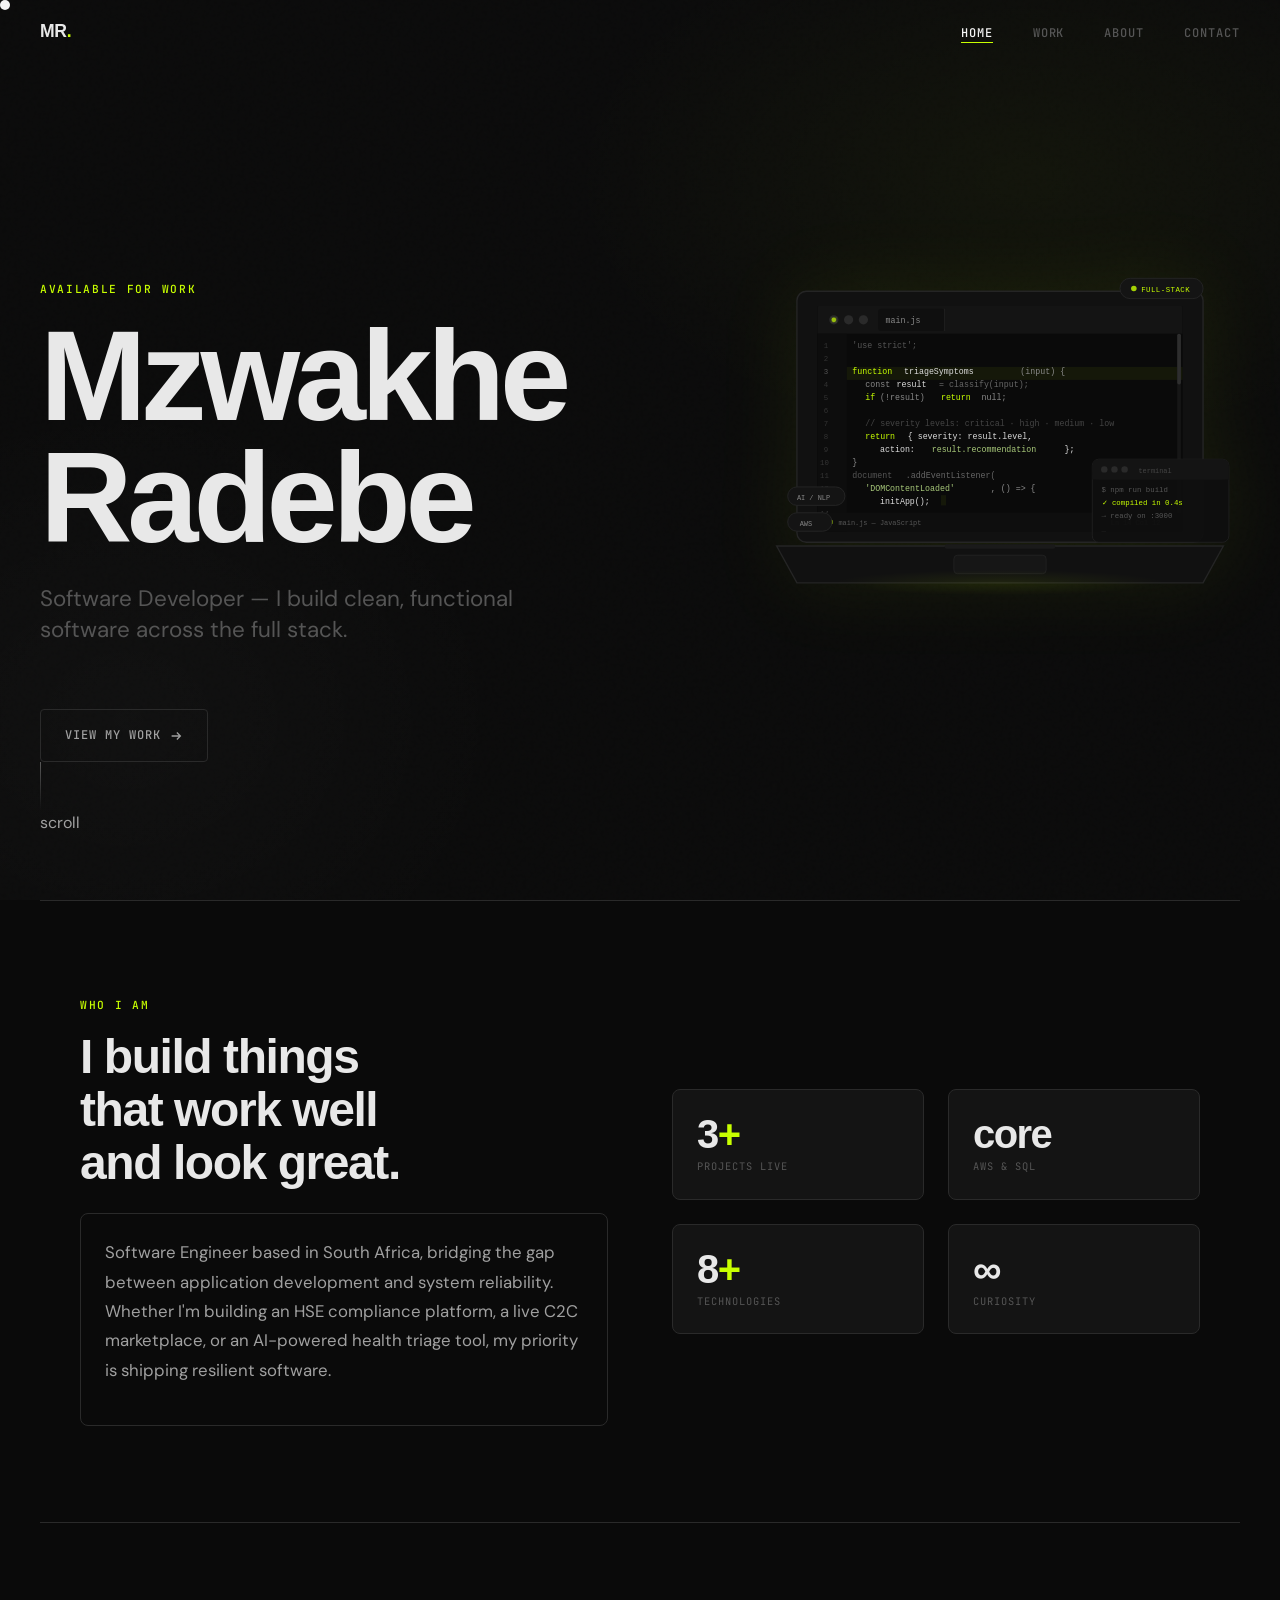
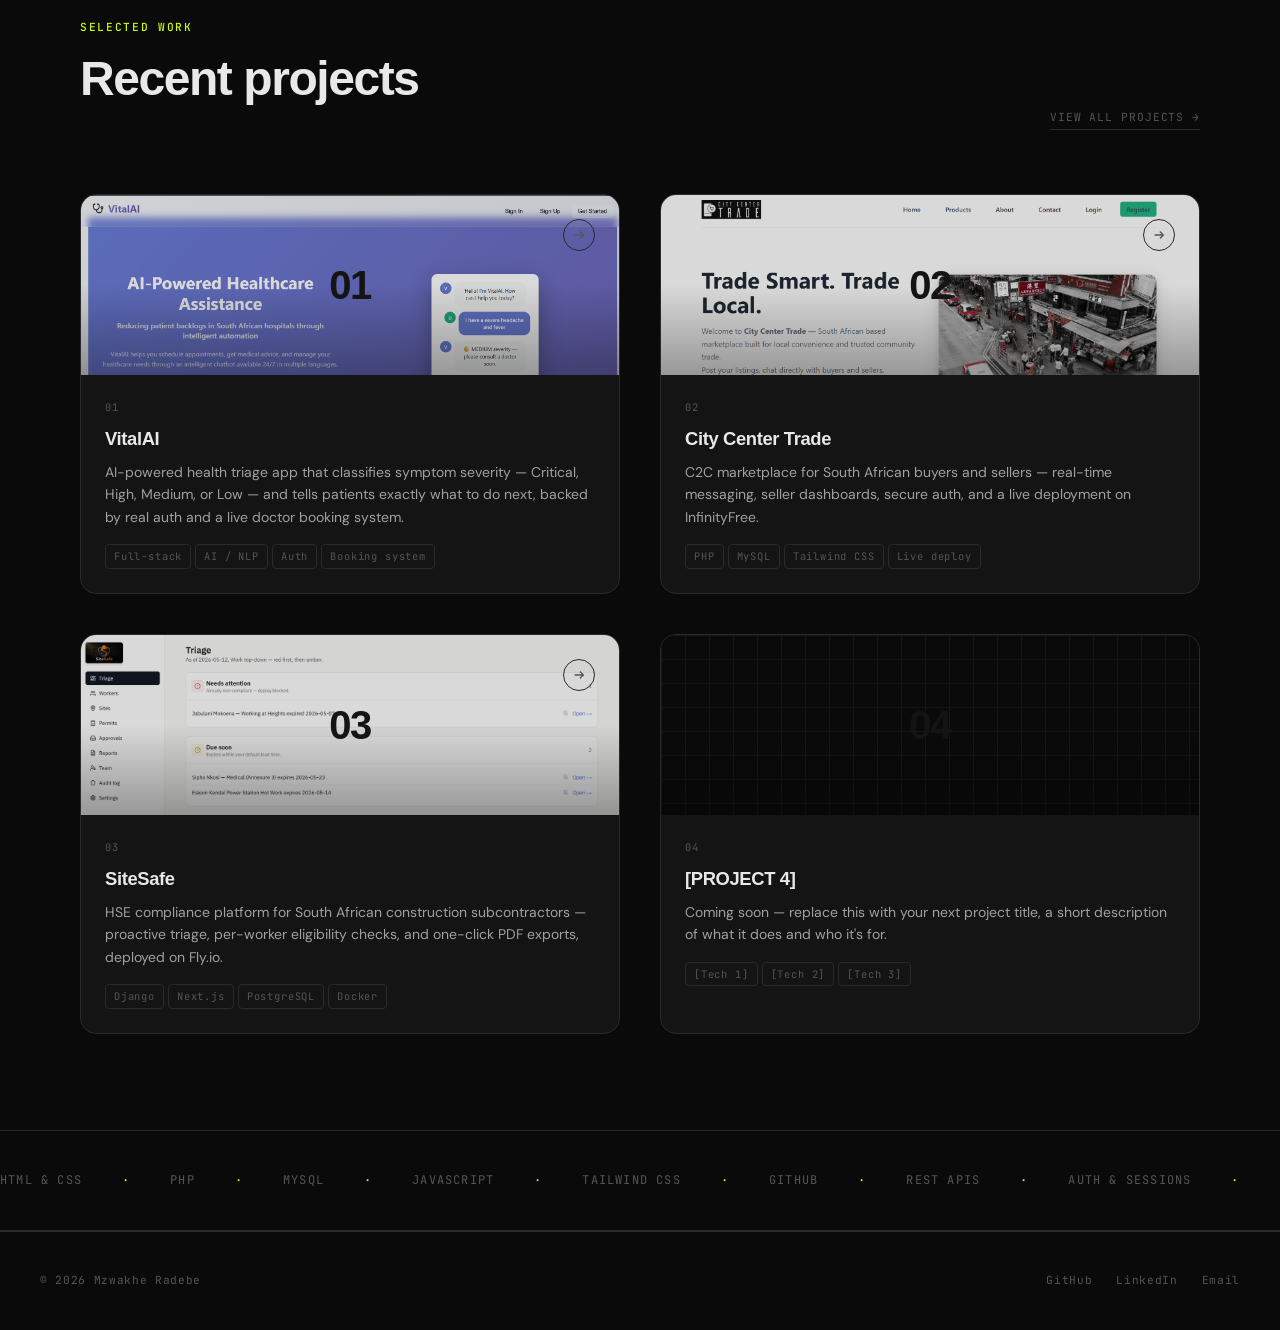
<file: index.html>
<!DOCTYPE html>
<html lang="en">

<head>
  <meta charset="UTF-8" />
  <meta name="viewport" content="width=device-width, initial-scale=1.0" />
  <meta name="description"
    content="Mzwakhe Radebe — Full-Stack Developer. Building compliance platforms, AI-powered tools, and marketplaces that solve real problems." />
  <title>Mzwakhe Radebe — Portfolio</title>

  <link rel="preconnect" href="https://fonts.googleapis.com" />
  <link rel="preconnect" href="https://fonts.gstatic.com" crossorigin />

  <link rel="stylesheet" href="css/reset.css?v=2" />
  <link rel="stylesheet" href="css/variables.css?v=2" />
  <link rel="stylesheet" href="css/main.css?v=2" />
</head>

<body>

  <a class="skip-link" href="#main">Skip to content</a>

  <div class="cursor" aria-hidden="true"></div>
  <div class="cursor-ring" aria-hidden="true"></div>

  <header>
    <nav class="nav" aria-label="Main navigation">
      <a class="nav__logo" href="index.html">MR<span>.</span></a>

      <ul class="nav__links" role="list">
        <li><a class="nav__link" href="index.html">Home</a></li>
        <li><a class="nav__link" href="projects.html">Work</a></li>
        <li><a class="nav__link" href="about.html">About</a></li>
        <li><a class="nav__link" href="contact.html">Contact</a></li>
      </ul>

      <button class="nav__burger" aria-label="Open navigation menu" aria-expanded="false" aria-controls="nav-drawer">
        <span></span>
        <span></span>
        <span></span>
      </button>
    </nav>

    <div class="nav__drawer" id="nav-drawer" role="dialog" aria-label="Navigation menu">
      <ul role="list">
        <li><a class="nav__link" href="index.html">Home</a></li>
        <li><a class="nav__link" href="projects.html">Work</a></li>
        <li><a class="nav__link" href="about.html">About</a></li>
        <li><a class="nav__link" href="contact.html">Contact</a></li>
      </ul>
    </div>
  </header>

  <main id="main">

    <!-- ── Hero ───────────────────────────────────────────── -->
    <section class="hero" aria-label="Introduction">
      <div class="hero__gradient" aria-hidden="true"></div>

      <div class="hero__content">
        <p class="hero__label" data-load-reveal>Available for work</p>

        <h1 class="hero__name" data-load-reveal>
          Mzwakhe<br>Radebe
        </h1>

        <p class="hero__role" data-load-reveal>
          Software Developer — I build clean, functional software across the full stack.
        </p>

        <a class="hero__cta" href="projects.html" data-load-reveal>
          View my work
          <svg aria-hidden="true" viewBox="0 0 16 16" fill="none" stroke="currentColor" stroke-width="1.5">
            <path d="M3 8h10M9 4l4 4-4 4" />
          </svg>
        </a>
      </div>

      <!-- ── Hero illustration ─────────────────────────────── -->
      <div class="hero__illustration" aria-hidden="true">
        <svg viewBox="0 0 520 400" fill="none" xmlns="http://www.w3.org/2000/svg">
          <defs>
            <radialGradient id="glowGreen" cx="50%" cy="50%" r="50%">
              <stop offset="0%" stop-color="#c8ff00" stop-opacity="0.12" />
              <stop offset="100%" stop-color="#c8ff00" stop-opacity="0" />
            </radialGradient>
            <radialGradient id="glowBottom" cx="50%" cy="50%" r="50%">
              <stop offset="0%" stop-color="#c8ff00" stop-opacity="0.08" />
              <stop offset="100%" stop-color="#c8ff00" stop-opacity="0" />
            </radialGradient>
            <filter id="softGlow">
              <feGaussianBlur stdDeviation="4" result="blur" />
              <feMerge>
                <feMergeNode in="blur" />
                <feMergeNode in="SourceGraphic" />
              </feMerge>
            </filter>
            <clipPath id="screenClip">
              <rect x="62" y="44" width="396" height="244" rx="2" />
            </clipPath>
          </defs>

          <!-- Ambient glow behind screen -->
          <ellipse cx="260" cy="175" rx="220" ry="140" fill="url(#glowGreen)" />

          <!-- ── Laptop lid ─────────────────────────── -->
          <rect x="40" y="28" width="440" height="272" rx="10" fill="#111" stroke="#252525" stroke-width="1.5" />
          <!-- Screen surface -->
          <rect x="62" y="44" width="396" height="244" rx="2" fill="#0a0a0a" />

          <!-- ── Editor chrome ──────────────────────── -->
          <!-- Title bar -->
          <rect x="62" y="44" width="396" height="30" fill="#141414" clip-path="url(#screenClip)" />
          <!-- Traffic dots -->
          <circle cx="80" cy="59" r="5" fill="#2a2a2a" />
          <circle cx="96" cy="59" r="5" fill="#2a2a2a" />
          <circle cx="112" cy="59" r="5" fill="#2a2a2a" />
          <!-- Active dot -->
          <circle cx="80" cy="59" r="2.5" fill="#c8ff00" opacity="0.7" filter="url(#softGlow)" />
          <!-- File tab -->
          <rect x="128" y="47" width="72" height="24" rx="3" fill="#0f0f0f" />
          <text x="136" y="62" font-family="monospace" font-size="9" fill="#888">main.js</text>
          <!-- Vertical separator -->
          <line x1="200" y1="47" x2="200" y2="71" stroke="#222" stroke-width="1" />

          <!-- ── Sidebar + gutter ────────────────────── -->
          <rect x="62" y="74" width="32" height="214" fill="#0d0d0d" clip-path="url(#screenClip)" />
          <!-- Line numbers -->
          <text x="69" y="90" font-family="monospace" font-size="8" fill="#333"> 1</text>
          <text x="69" y="104" font-family="monospace" font-size="8" fill="#333"> 2</text>
          <text x="69" y="118" font-family="monospace" font-size="8" fill="#555"> 3</text>
          <text x="69" y="132" font-family="monospace" font-size="8" fill="#333"> 4</text>
          <text x="69" y="146" font-family="monospace" font-size="8" fill="#333"> 5</text>
          <text x="69" y="160" font-family="monospace" font-size="8" fill="#333"> 6</text>
          <text x="69" y="174" font-family="monospace" font-size="8" fill="#333"> 7</text>
          <text x="69" y="188" font-family="monospace" font-size="8" fill="#333"> 8</text>
          <text x="69" y="202" font-family="monospace" font-size="8" fill="#333"> 9</text>
          <text x="65" y="216" font-family="monospace" font-size="8" fill="#333">10</text>
          <text x="65" y="230" font-family="monospace" font-size="8" fill="#333">11</text>
          <text x="65" y="244" font-family="monospace" font-size="8" fill="#333">12</text>
          <text x="65" y="258" font-family="monospace" font-size="8" fill="#333">13</text>
          <text x="65" y="272" font-family="monospace" font-size="8" fill="#333">14</text>

          <!-- Active line highlight -->
          <rect x="94" y="110" width="364" height="14" fill="#c8ff00" opacity="0.06" clip-path="url(#screenClip)" />

          <!-- ── Code lines ──────────────────────────── -->
          <!-- Line 1 -->
          <text x="100" y="90" font-family="monospace" font-size="9" fill="#555">'use strict';</text>
          <!-- Line 2: blank -->
          <!-- Line 3 — active / highlighted -->
          <text x="100" y="118" font-family="monospace" font-size="9" fill="#c8ff00">function</text>
          <text x="156" y="118" font-family="monospace" font-size="9" fill="#ddd"> triageSymptoms</text>
          <text x="282" y="118" font-family="monospace" font-size="9" fill="#888">(input) {</text>
          <!-- Line 4 -->
          <text x="114" y="132" font-family="monospace" font-size="9" fill="#888">const</text>
          <text x="148" y="132" font-family="monospace" font-size="9" fill="#ddd"> result</text>
          <text x="194" y="132" font-family="monospace" font-size="9" fill="#666"> = classify(input);</text>
          <!-- Line 5 -->
          <text x="114" y="146" font-family="monospace" font-size="9" fill="#c8ff00">if</text>
          <text x="130" y="146" font-family="monospace" font-size="9" fill="#888"> (!result)</text>
          <text x="196" y="146" font-family="monospace" font-size="9" fill="#c8ff00"> return</text>
          <text x="240" y="146" font-family="monospace" font-size="9" fill="#888"> null;</text>
          <!-- Line 6: blank -->
          <!-- Line 7 -->
          <text x="114" y="174" font-family="monospace" font-size="9" fill="#444">// severity levels: critical · high ·
            medium · low</text>
          <!-- Line 8 -->
          <text x="114" y="188" font-family="monospace" font-size="9" fill="#c8ff00">return</text>
          <text x="160" y="188" font-family="monospace" font-size="9" fill="#ddd"> { severity: result.level,</text>
          <!-- Line 9 -->
          <text x="130" y="202" font-family="monospace" font-size="9" fill="#ddd"> action:</text>
          <text x="186" y="202" font-family="monospace" font-size="9" fill="#a8c97a"> result.recommendation </text>
          <text x="330" y="202" font-family="monospace" font-size="9" fill="#ddd">};</text>
          <!-- Line 10 -->
          <text x="100" y="216" font-family="monospace" font-size="9" fill="#888">}</text>
          <!-- Line 11: blank -->
          <!-- Line 12 -->
          <text x="100" y="230" font-family="monospace" font-size="9" fill="#555">document</text>
          <text x="158" y="230" font-family="monospace" font-size="9" fill="#666">.addEventListener(</text>
          <!-- Line 13 -->
          <text x="114" y="244" font-family="monospace" font-size="9" fill="#a8c97a">'DOMContentLoaded'</text>
          <text x="250" y="244" font-family="monospace" font-size="9" fill="#888">, () =&gt; {</text>
          <!-- Line 14 -->
          <text x="130" y="258" font-family="monospace" font-size="9" fill="#ddd">initApp();</text>
          <!-- Blinking cursor -->
          <rect x="196" y="249" width="5.5" height="11" fill="#c8ff00">
            <animate attributeName="opacity" values="1;0;1" dur="1.1s" repeatCount="indefinite" />
          </rect>

          <!-- ── Scrollbar ───────────────────────────── -->
          <rect x="452" y="74" width="4" height="214" rx="2" fill="#161616" clip-path="url(#screenClip)" />
          <rect x="452" y="74" width="4" height="55" rx="2" fill="#2e2e2e" clip-path="url(#screenClip)" />

          <!-- ── Status bar ──────────────────────────── -->
          <rect x="62" y="268" width="396" height="20" fill="#0e0e0e" clip-path="url(#screenClip)" />
          <circle cx="76" cy="278" r="3" fill="#c8ff00" opacity="0.7" />
          <text x="85" y="281" font-family="monospace" font-size="7.5" fill="#555">main.js — JavaScript</text>
          <text x="380" y="281" font-family="monospace" font-size="7.5" fill="#444">Ln 14 Col 12</text>

          <!-- ── Laptop base ─────────────────────────── -->
          <path d="M18 304 L502 304 L480 344 L40 344 Z" fill="#111" stroke="#252525" stroke-width="1.5" />
          <!-- Hinge notch -->
          <rect x="200" y="302" width="120" height="5" rx="2.5" fill="#1a1a1a" />
          <!-- Trackpad -->
          <rect x="210" y="314" width="100" height="20" rx="4" fill="#161616" stroke="#222" stroke-width="1" />
          <!-- Bottom glow -->
          <ellipse cx="260" cy="344" rx="180" ry="14" fill="url(#glowBottom)" />

          <!-- ── Floating badge: Full-Stack ─────────── -->
          <rect x="390" y="14" width="90" height="22" rx="11" fill="#141414" stroke="#252525" stroke-width="1" />
          <circle cx="405" cy="25" r="3" fill="#c8ff00" opacity="0.8" />
          <text x="413" y="29" font-family="monospace" font-size="8" fill="#c8ff00"
            letter-spacing="0.5">FULL-STACK</text>

          <!-- ── Floating terminal snippet ──────────── -->
          <rect x="360" y="210" width="148" height="90" rx="7" fill="#0f0f0f" stroke="#222" stroke-width="1"
            opacity="0.95" />
          <!-- Terminal title bar -->
          <rect x="360" y="210" width="148" height="22" rx="7" fill="#141414" />
          <rect x="360" y="224" width="148" height="8" fill="#141414" />
          <circle cx="373" cy="221" r="3.5" fill="#2a2a2a" />
          <circle cx="384" cy="221" r="3.5" fill="#2a2a2a" />
          <circle cx="395" cy="221" r="3.5" fill="#2a2a2a" />
          <text x="410" y="225" font-family="monospace" font-size="7.5" fill="#444">terminal</text>
          <!-- Terminal lines -->
          <text x="370" y="246" font-family="monospace" font-size="8" fill="#555">$ npm run build</text>
          <text x="370" y="260" font-family="monospace" font-size="8" fill="#c8ff00">✓ compiled in 0.4s</text>
          <text x="370" y="274" font-family="monospace" font-size="8" fill="#555">→ ready on :3000</text>
          <text x="370" y="288" font-family="monospace" font-size="8" fill="#555">
            _
            <animate attributeName="opacity" values="1;0;1" dur="1s" repeatCount="indefinite" />
          </text>

          <!-- ── Floating tag: AI / NLP ─────────────── -->
          <rect x="30" y="240" width="62" height="20" rx="10" fill="#141414" stroke="#252525" stroke-width="1" />
          <text x="40" y="254" font-family="monospace" font-size="7.5" fill="#888">AI / NLP</text>

          <!-- ── Floating tag: AWS ───────────────────── -->
          <rect x="30" y="268" width="48" height="20" rx="10" fill="#141414" stroke="#252525" stroke-width="1" />
          <text x="43" y="282" font-family="monospace" font-size="7.5" fill="#888">AWS</text>
        </svg>
      </div>

      <div class="hero__scroll" aria-hidden="true">
        <div class="hero__scroll-line"></div>
        <span>scroll</span>
      </div>
    </section>

    <!-- ── Intro ──────────────────────────────────────────── -->
    <section class="section intro" aria-labelledby="intro-heading">
      <div class="intro__grid">
        <div class="intro__text">
          <p class="section__label reveal">Who I am</p>
          <h2 class="section__title reveal" id="intro-heading">
            I build things<br>that work well<br>and look great.
          </h2>
          <div class="section__body reveal draw-border">
            <p>
              Software Engineer based in South Africa,
              bridging the gap between application development and system reliability.
              Whether I'm building an HSE compliance platform, a live C2C marketplace,
              or an AI-powered health triage tool, my priority is shipping resilient software.
            </p>
            <p>

            </p>
          </div>
        </div>

        <div class="intro__stat-grid" data-stagger>
          <div class="stat reveal" data-stagger-child>
            <div class="stat__number">3<span>+</span></div>
            <div class="stat__label">Projects live</div>
          </div>
          <div class="stat reveal" data-stagger-child>
            <div class="stat__number">core</div>
            <div class="stat__label">AWS & SQL</div>
          </div>
          <div class="stat reveal" data-stagger-child>
            <div class="stat__number">8<span>+</span></div>
            <div class="stat__label">Technologies</div>
          </div>
          <div class="stat reveal" data-stagger-child>
            <div class="stat__number">∞</div>
            <div class="stat__label">Curiosity</div>
          </div>
        </div>
      </div>
    </section>

    <!-- ── Featured Projects ──────────────────────────────── -->
    <section class="section" aria-labelledby="projects-heading">
      <div class="projects__header">
        <div>
          <p class="section__label reveal">Selected work</p>
          <h2 class="section__title reveal" id="projects-heading">Recent projects</h2>
        </div>
        <a class="projects__link reveal" href="projects.html">View all projects →</a>
      </div>

      <div class="projects__grid" data-stagger>

        <!-- VitalAI -->
        <article class="card reveal" data-stagger-child>
          <a href="projects.html#vitalai" aria-label="View VitalAI project details">
            <div class="card__thumb">
              <div class="card__thumb-inner">
                <img src="assets/images/VitalAI_PIC.png" alt="VitalAI — AI-powered healthcare triage interface" />
                <span class="card__thumb-label" aria-hidden="true">01</span>
              </div>
            </div>
          </a>
          <div class="card__body">
            <p class="card__number">01</p>
            <h3 class="card__title">VitalAI</h3>
            <p class="card__desc">
              AI-powered health triage app that classifies symptom severity — Critical, High, Medium, or Low —
              and tells patients exactly what to do next, backed by real auth and a live doctor booking system.
            </p>
            <ul class="card__tags" aria-label="Technologies used">
              <li class="tag">Full-stack</li>
              <li class="tag">AI / NLP</li>
              <li class="tag">Auth</li>
              <li class="tag">Booking system</li>
            </ul>
          </div>
          <a href="projects.html#vitalai" class="card__arrow" aria-label="View VitalAI" tabindex="-1"
            aria-hidden="true">
            <svg viewBox="0 0 16 16" fill="none" stroke="currentColor" stroke-width="1.5" width="14" height="14">
              <path d="M3 8h10M9 4l4 4-4 4" />
            </svg>
          </a>
        </article>

        <!-- City Center Trade -->
        <article class="card reveal" data-stagger-child>
          <a href="projects.html#cct" aria-label="View City Center Trade project details">
            <div class="card__thumb">
              <div class="card__thumb-inner">
                <img src="assets/images/CityCenterTrade.png" alt="City Center Trade — South African C2C marketplace" />
                <span class="card__thumb-label" aria-hidden="true">02</span>
              </div>
            </div>
          </a>
          <div class="card__body">
            <p class="card__number">02</p>
            <h3 class="card__title">City Center Trade</h3>
            <p class="card__desc">
              C2C marketplace for South African buyers and sellers — real-time messaging,
              seller dashboards, secure auth, and a live deployment on InfinityFree.
            </p>
            <ul class="card__tags" aria-label="Technologies used">
              <li class="tag">PHP</li>
              <li class="tag">MySQL</li>
              <li class="tag">Tailwind CSS</li>
              <li class="tag">Live deploy</li>
            </ul>
          </div>
          <a href="projects.html#cct" class="card__arrow" aria-label="View City Center Trade" tabindex="-1"
            aria-hidden="true">
            <svg viewBox="0 0 16 16" fill="none" stroke="currentColor" stroke-width="1.5" width="14" height="14">
              <path d="M3 8h10M9 4l4 4-4 4" />
            </svg>
          </a>
        </article>

        <!-- SiteSafe -->
        <article class="card reveal" data-stagger-child>
          <a href="projects.html#sitesafe" aria-label="View SiteSafe project details">
            <div class="card__thumb">
              <div class="card__thumb-inner">
                <img src="assets/images/sitesafe.png" alt="SiteSafe — HSE compliance triage dashboard" />
                <span class="card__thumb-label" aria-hidden="true">03</span>
              </div>
            </div>
          </a>
          <div class="card__body">
            <p class="card__number">03</p>
            <h3 class="card__title">SiteSafe</h3>
            <p class="card__desc">
              HSE compliance platform for South African construction subcontractors —
              proactive triage, per-worker eligibility checks, and one-click PDF exports,
              deployed on Fly.io.
            </p>
            <ul class="card__tags" aria-label="Technologies used">
              <li class="tag">Django</li>
              <li class="tag">Next.js</li>
              <li class="tag">PostgreSQL</li>
              <li class="tag">Docker</li>
            </ul>
          </div>
          <a href="projects.html#sitesafe" class="card__arrow" aria-label="View SiteSafe" tabindex="-1"
            aria-hidden="true">
            <svg viewBox="0 0 16 16" fill="none" stroke="currentColor" stroke-width="1.5" width="14" height="14">
              <path d="M3 8h10M9 4l4 4-4 4" />
            </svg>
          </a>
        </article>

        <!-- Placeholder 04 -->
        <article class="card reveal" data-stagger-child>
          <div class="card__thumb">
            <div class="card__thumb-inner">
              <span class="card__thumb-label" aria-hidden="true">04</span>
            </div>
          </div>
          <div class="card__body">
            <p class="card__number">04</p>
            <h3 class="card__title">[PROJECT 4]</h3>
            <p class="card__desc">
              Coming soon — replace this with your next project title,
              a short description of what it does and who it's for.
            </p>
            <ul class="card__tags" aria-label="Technologies used">
              <li class="tag">[Tech 1]</li>
              <li class="tag">[Tech 2]</li>
              <li class="tag">[Tech 3]</li>
            </ul>
          </div>
        </article>

      </div>
    </section>

    <!-- ── Skills marquee ─────────────────────────────────── -->
    <div class="marquee-section" aria-hidden="true">
      <div class="marquee-track">
        <span class="marquee-item">HTML & CSS</span>
        <span class="marquee-item">PHP</span>
        <span class="marquee-item">MySQL</span>
        <span class="marquee-item">JavaScript</span>
        <span class="marquee-item">Tailwind CSS</span>
        <span class="marquee-item">GitHub</span>
        <span class="marquee-item">REST APIs</span>
        <span class="marquee-item">Auth & Sessions</span>
        <span class="marquee-item">AI / NLP</span>
        <span class="marquee-item">AWS</span>
        <span class="marquee-item">Cloud Engineering</span>
        <span class="marquee-item">Full-stack</span>
        <span class="marquee-item">Django</span>
        <span class="marquee-item">Next.js</span>
        <span class="marquee-item">PostgreSQL</span>
        <span class="marquee-item">Docker</span>
        <span class="marquee-item">HTML & CSS</span>
        <span class="marquee-item">PHP</span>
        <span class="marquee-item">MySQL</span>
        <span class="marquee-item">JavaScript</span>
        <span class="marquee-item">Tailwind CSS</span>
        <span class="marquee-item">GitHub</span>
        <span class="marquee-item">REST APIs</span>
        <span class="marquee-item">Auth & Sessions</span>
        <span class="marquee-item">AI / NLP</span>
        <span class="marquee-item">AWS</span>
        <span class="marquee-item">Cloud Engineering</span>
        <span class="marquee-item">Full-stack</span>
        <span class="marquee-item">Django</span>
        <span class="marquee-item">Next.js</span>
        <span class="marquee-item">PostgreSQL</span>
        <span class="marquee-item">Docker</span>
      </div>
    </div>

  </main>

  <footer class="footer">
    <p class="footer__copy">© <span id="year"></span> Mzwakhe Radebe</p>
    <nav class="footer__links" aria-label="Social links">
      <a class="footer__link" href="https://github.com/MzwakheRadebe" target="_blank"
        rel="noopener noreferrer">GitHub</a>
      <a class="footer__link" href="https://www.linkedin.com/in/mzwakhe-radebe-7254ba35a?trk=contact-info" target="_blank" rel="noopener noreferrer">LinkedIn</a>
      <a class="footer__link" href="contact.html">Email</a>
    </nav>
  </footer>

  <script>document.getElementById('year').textContent = new Date().getFullYear();</script>
  <script src="js/animations.js?v=2"></script>
  <script src="js/cursor.js?v=2"></script>
  <script src="js/main.js?v=2"></script>
</body>

</html>
</file>
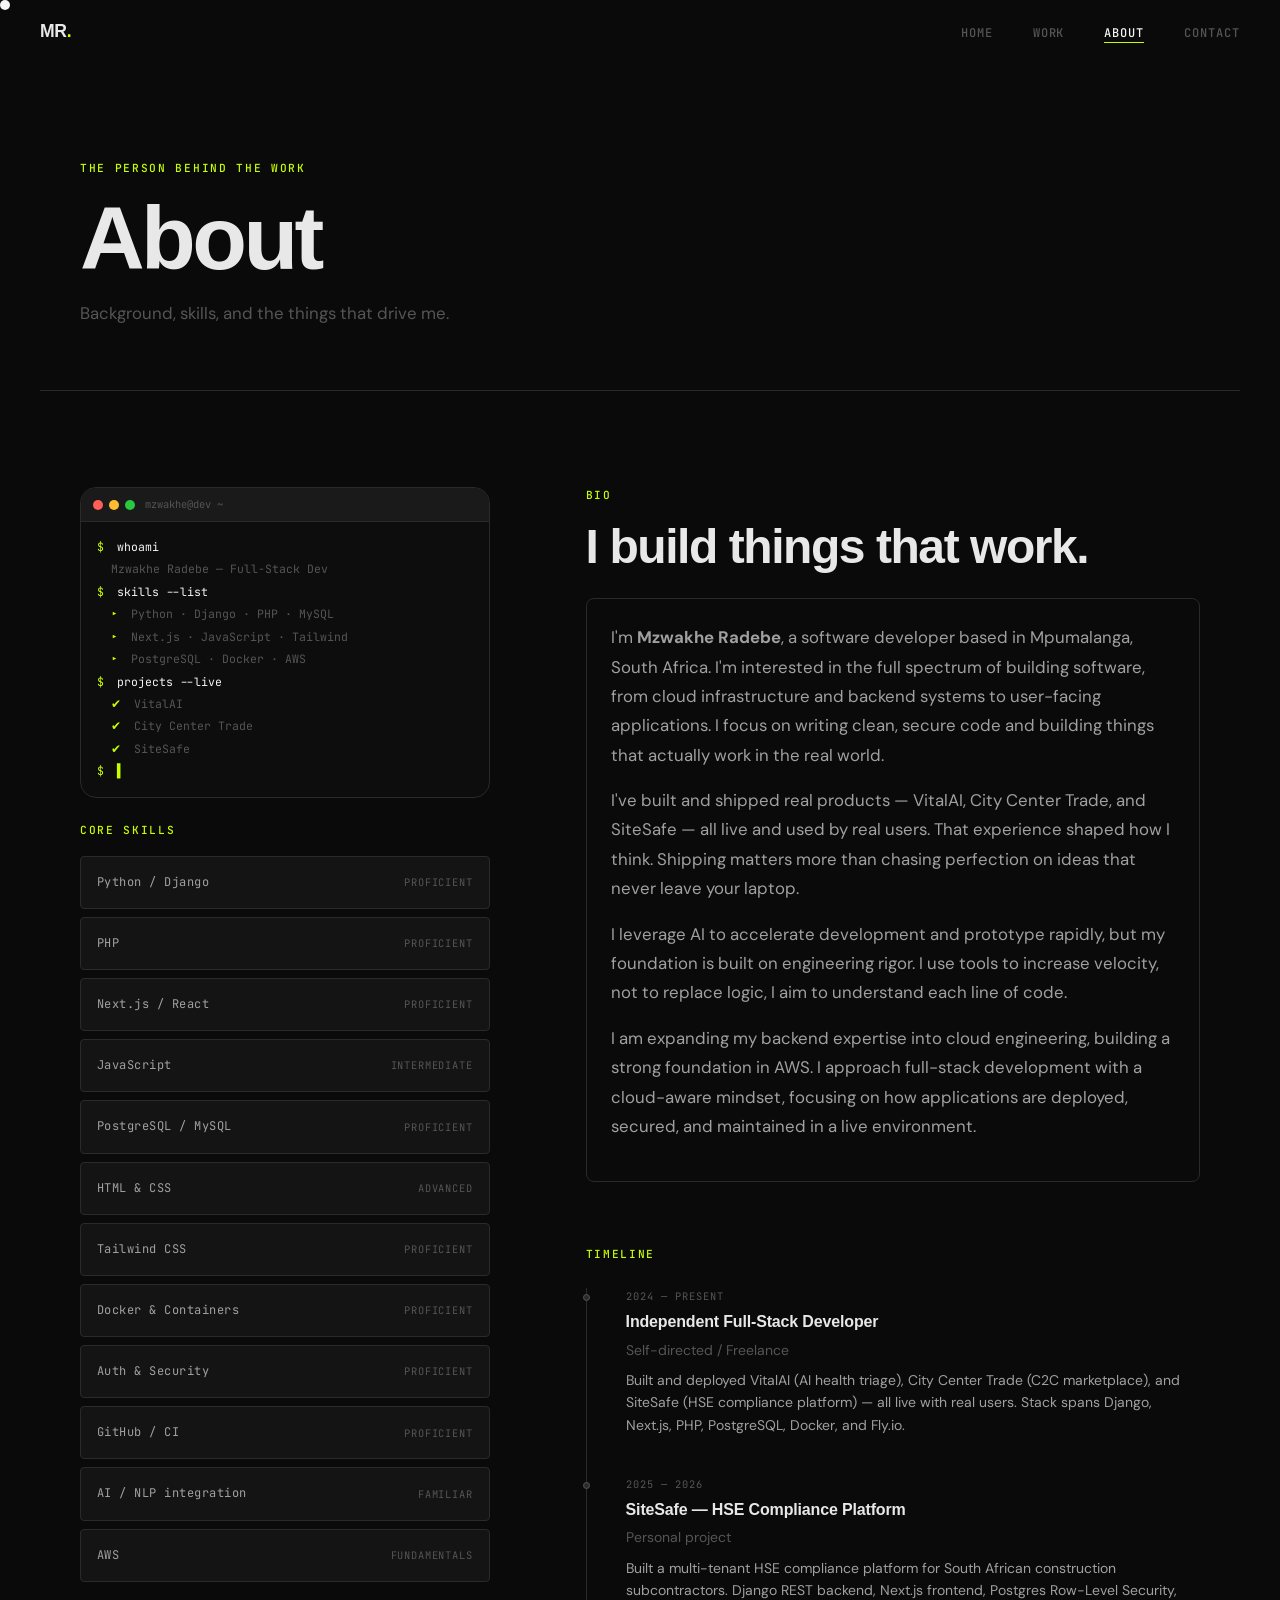
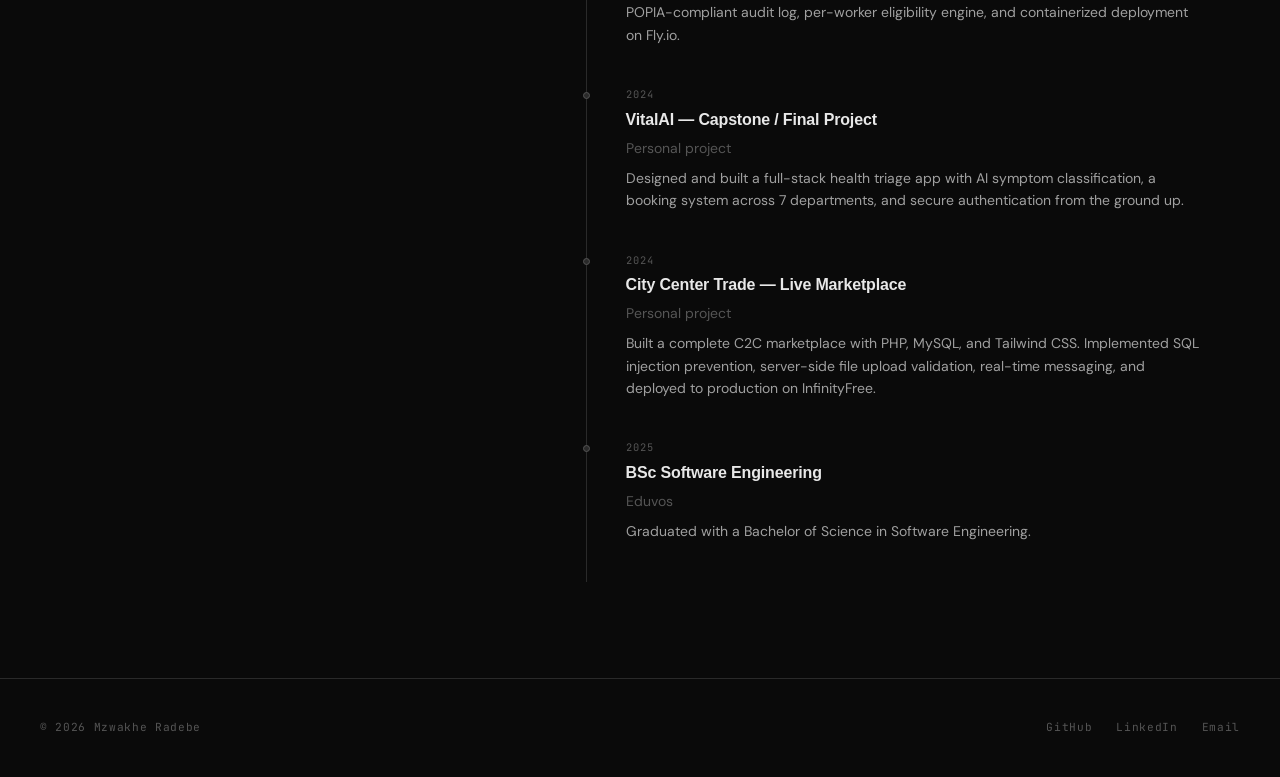
<file: about.html>
<!DOCTYPE html>
<html lang="en">

<head>
  <meta charset="UTF-8" />
  <meta name="viewport" content="width=device-width, initial-scale=1.0" />
  <meta name="description" content="About Mzwakhe Radebe — Full-Stack Developer based in Mpumalanga, South Africa." />
  <title>About — Mzwakhe Radebe</title>

  <link rel="preconnect" href="https://fonts.googleapis.com" />
  <link rel="preconnect" href="https://fonts.gstatic.com" crossorigin />

  <link rel="stylesheet" href="css/reset.css?v=2" />
  <link rel="stylesheet" href="css/variables.css?v=2" />
  <link rel="stylesheet" href="css/main.css?v=2" />
</head>

<body>

  <a class="skip-link" href="#main">Skip to content</a>

  <div class="cursor" aria-hidden="true"></div>
  <div class="cursor-ring" aria-hidden="true"></div>

  <header>
    <nav class="nav" aria-label="Main navigation">
      <a class="nav__logo" href="index.html">MR<span>.</span></a>

      <ul class="nav__links" role="list">
        <li><a class="nav__link" href="index.html">Home</a></li>
        <li><a class="nav__link" href="projects.html">Work</a></li>
        <li><a class="nav__link" href="about.html">About</a></li>
        <li><a class="nav__link" href="contact.html">Contact</a></li>
      </ul>

      <button class="nav__burger" aria-label="Open navigation menu" aria-expanded="false" aria-controls="nav-drawer">
        <span></span><span></span><span></span>
      </button>
    </nav>

    <div class="nav__drawer" id="nav-drawer" role="dialog" aria-label="Navigation menu">
      <ul role="list">
        <li><a class="nav__link" href="index.html">Home</a></li>
        <li><a class="nav__link" href="projects.html">Work</a></li>
        <li><a class="nav__link" href="about.html">About</a></li>
        <li><a class="nav__link" href="contact.html">Contact</a></li>
      </ul>
    </div>
  </header>

  <main id="main">

    <div class="page-hero">
      <p class="section__label reveal">The person behind the work</p>
      <h1 class="page-hero__title reveal">About</h1>
      <p class="page-hero__sub reveal">
        Background, skills, and the things that drive me.
      </p>
    </div>

    <section class="section" aria-label="About me">
      <div class="about-grid">

        <!-- Aside: avatar + skills -->
        <aside class="about-grid__aside">
          <div class="terminal reveal" aria-hidden="true">
            <div class="terminal__bar">
              <span class="terminal__dot terminal__dot--red"></span>
              <span class="terminal__dot terminal__dot--yellow"></span>
              <span class="terminal__dot terminal__dot--green"></span>
              <span class="terminal__title">mzwakhe@dev ~ </span>
            </div>
            <div class="terminal__body">
              <p class="terminal__line"><span class="t-prompt">$</span> <span class="t-cmd t-type"
                  data-text="whoami"></span></p>
              <p class="terminal__line t-out t-fade" style="--td:0.7s">Mzwakhe Radebe — Full-Stack Dev</p>
              <p class="terminal__line"><span class="t-prompt">$</span> <span class="t-cmd t-type"
                  data-text="skills --list" style="--td:1.2s"></span></p>
              <p class="terminal__line t-out t-fade" style="--td:2.2s"><span class="t-hl">▸</span> Python · Django ·
                PHP · MySQL</p>
              <p class="terminal__line t-out t-fade" style="--td:2.5s"><span class="t-hl">▸</span> Next.js · JavaScript ·
                Tailwind</p>
              <p class="terminal__line t-out t-fade" style="--td:2.8s"><span class="t-hl">▸</span> PostgreSQL · Docker ·
                AWS</p>
              <p class="terminal__line"><span class="t-prompt">$</span> <span class="t-cmd t-type"
                  data-text="projects --live" style="--td:3.4s"></span></p>
              <p class="terminal__line t-out t-fade" style="--td:4.4s"><span class="t-hl">✔</span> VitalAI</p>
              <p class="terminal__line t-out t-fade" style="--td:4.7s"><span class="t-hl">✔</span> City Center Trade</p>
              <p class="terminal__line t-out t-fade" style="--td:5.0s"><span class="t-hl">✔</span> SiteSafe</p>
              <p class="terminal__line t-cursor-line t-fade" style="--td:5.5s"><span class="t-prompt">$</span> <span
                  class="t-cursor">▌</span></p>
            </div>
          </div>

          <p class="section__label reveal" style="margin-bottom: var(--space-3);">Core skills</p>
          <ul class="skills-list reveal" aria-label="Skills list">
            <li class="skill-row">
              <span class="skill-row__name">Python / Django</span>
              <span class="skill-row__level">Proficient</span>
            </li>
            <li class="skill-row">
              <span class="skill-row__name">PHP</span>
              <span class="skill-row__level">Proficient</span>
            </li>
            <li class="skill-row">
              <span class="skill-row__name">Next.js / React</span>
              <span class="skill-row__level">Proficient</span>
            </li>
            <li class="skill-row">
              <span class="skill-row__name">JavaScript</span>
              <span class="skill-row__level">Intermediate</span>
            </li>
            <li class="skill-row">
              <span class="skill-row__name">PostgreSQL / MySQL</span>
              <span class="skill-row__level">Proficient</span>
            </li>
            <li class="skill-row">
              <span class="skill-row__name">HTML & CSS</span>
              <span class="skill-row__level">Advanced</span>
            </li>
            <li class="skill-row">
              <span class="skill-row__name">Tailwind CSS</span>
              <span class="skill-row__level">Proficient</span>
            </li>
            <li class="skill-row">
              <span class="skill-row__name">Docker & Containers</span>
              <span class="skill-row__level">Proficient</span>
            </li>
            <li class="skill-row">
              <span class="skill-row__name">Auth & Security</span>
              <span class="skill-row__level">Proficient</span>
            </li>
            <li class="skill-row">
              <span class="skill-row__name">GitHub / CI</span>
              <span class="skill-row__level">Proficient</span>
            </li>
            <li class="skill-row">
              <span class="skill-row__name">AI / NLP integration</span>
              <span class="skill-row__level">Familiar</span>
            </li>
            <li class="skill-row">
              <span class="skill-row__name">AWS</span>
              <span class="skill-row__level">Fundamentals</span>
            </li>
          </ul>
        </aside>

        <!-- Main content: bio + timeline -->
        <div class="about-grid__main">

          <div class="reveal" style="margin-bottom: var(--space-6);">
            <p class="section__label">Bio</p>
            <h2 class="section__title" style="margin-bottom: var(--space-4);">
              I build things that work.
            </h2>
            <div class="section__body draw-border" style="max-width: none;">
              <p>
                I'm <strong>Mzwakhe Radebe</strong>, a software developer based in
                Mpumalanga, South Africa. I'm interested in the full spectrum of building
                software, from cloud infrastructure and backend systems to user-facing
                applications. I focus on writing clean, secure code and building things
                that actually work in the real world.
              </p>
              <p style="margin-top: var(--space-3);">
                I've built and shipped real products — VitalAI, City Center Trade,
                and SiteSafe — all live and used by real users. That experience shaped how I think.
                Shipping matters more than chasing perfection on ideas that never leave
                your laptop.
              </p>
              <p style="margin-top: var(--space-3);">
                I leverage AI to accelerate development and prototype rapidly,
                but my foundation is built on engineering rigor.
                I use tools to increase velocity,
                not to replace logic, I aim to understand each line of code.
              </p>
              <p style="margin-top: var(--space-3);">
                I am expanding my backend expertise into cloud engineering,
                building a strong foundation in AWS.
                I approach full-stack development with a cloud-aware mindset,
                focusing on how applications are deployed, secured, and maintained in a live environment.
              </p>
              <p style="margin-top: var(--space-3);">
                <!--empty <p> -->
              </p>
            </div>
          </div>

          <!-- Timeline -->
          <div class="reveal">
            <p class="section__label" style="margin-bottom: var(--space-4);">Timeline</p>

            <ol class="timeline" aria-label="Experience and education timeline">

              <li class="timeline__item">
                <p class="timeline__date">2024 — Present</p>
                <h3 class="timeline__title">Independent Full-Stack Developer</h3>
                <p class="timeline__org">Self-directed / Freelance</p>
                <p class="timeline__desc">
                  Built and deployed VitalAI (AI health triage), City Center Trade
                  (C2C marketplace), and SiteSafe (HSE compliance platform) — all live
                  with real users. Stack spans Django, Next.js, PHP, PostgreSQL, Docker,
                  and Fly.io.
                </p>
              </li>

              <li class="timeline__item">
                <p class="timeline__date">2025 — 2026</p>
                <h3 class="timeline__title">SiteSafe — HSE Compliance Platform</h3>
                <p class="timeline__org">Personal project</p>
                <p class="timeline__desc">
                  Built a multi-tenant HSE compliance platform for South African
                  construction subcontractors. Django REST backend, Next.js frontend,
                  Postgres Row-Level Security, POPIA-compliant audit log, per-worker
                  eligibility engine, and containerized deployment on Fly.io.
                </p>
              </li>

              <li class="timeline__item">
                <p class="timeline__date">2024</p>
                <h3 class="timeline__title">VitalAI — Capstone / Final Project</h3>
                <p class="timeline__org">Personal project</p>
                <p class="timeline__desc">
                  Designed and built a full-stack health triage app with AI symptom
                  classification, a booking system across 7 departments, and secure
                  authentication from the ground up.
                </p>
              </li>

              <li class="timeline__item">
                <p class="timeline__date">2024</p>
                <h3 class="timeline__title">City Center Trade — Live Marketplace</h3>
                <p class="timeline__org">Personal project</p>
                <p class="timeline__desc">
                  Built a complete C2C marketplace with PHP, MySQL, and Tailwind CSS.
                  Implemented SQL injection prevention, server-side file upload validation,
                  real-time messaging, and deployed to production on InfinityFree.
                </p>
              </li>

              <li class="timeline__item">
                <p class="timeline__date">2025</p>
                <h3 class="timeline__title">BSc Software Engineering</h3>
                <p class="timeline__org">Eduvos</p>
                <p class="timeline__desc">
                  Graduated with a Bachelor of Science in Software Engineering.
                </p>
              </li>

            </ol>
          </div>

        </div>
      </div>
    </section>

  </main>

  <footer class="footer">
    <p class="footer__copy">© <span id="year"></span> Mzwakhe Radebe</p>
    <nav class="footer__links" aria-label="Social links">
      <a class="footer__link" href="https://github.com/MzwakheRadebe" target="_blank"
        rel="noopener noreferrer">GitHub</a>
      <a class="footer__link" href="https://www.linkedin.com/in/mzwakhe-radebe-7254ba35a?trk=contact-info"
        target="_blank" rel="noopener noreferrer">LinkedIn</a>
      <a class="footer__link" href="contact.html">Email</a>
    </nav>
  </footer>

  <script>document.getElementById('year').textContent = new Date().getFullYear();</script>
  <script src="js/animations.js?v=2"></script>
  <script src="js/cursor.js?v=2"></script>
  <script src="js/main.js?v=2"></script>
</body>

</html>
</file>
<file: css/variables.css>
:root {
  /* Color palette */
  --color-bg:        #0a0a0a;
  --color-surface:   #141414;
  --color-border:    #2a2a2a;
  --color-muted:     #555555;
  --color-body:      #a0a0a0;
  --color-heading:   #e8e8e8;
  --color-white:     #f5f5f5;
  --color-accent:    #ffffff;
  --color-highlight: #c8ff00;

  /* Typography */
  --font-display: "Neue Haas Grotesk", "Helvetica Neue", Helvetica, Arial, sans-serif;
  --font-body: "DM Sans", system-ui, sans-serif;
  --font-mono: "JetBrains Mono", "Fira Code", monospace;

  /* Spacing scale */
  --space-1:  4px;
  --space-2:  8px;
  --space-3:  16px;
  --space-4:  24px;
  --space-5:  40px;
  --space-6:  64px;
  --space-7:  96px;
  --space-8:  128px;

  /* Transitions */
  --transition-fast:   150ms ease;
  --transition-base:   250ms ease;
  --transition-slow:   400ms ease;
  --transition-reveal: 600ms cubic-bezier(0.16, 1, 0.3, 1);

  /* Radii */
  --radius-sm:  4px;
  --radius-md:  8px;
  --radius-lg:  16px;

  /* Shadows */
  --shadow-sm: 0 1px 3px rgba(0,0,0,0.4);
  --shadow-md: 0 4px 16px rgba(0,0,0,0.5);
  --shadow-lg: 0 8px 40px rgba(0,0,0,0.6);

  /* Nav height */
  --nav-height: 64px;
}
</file>
<file: css/main.css>
@import url('https://fonts.googleapis.com/css2?family=DM+Sans:ital,opsz,wght@0,9..40,300;0,9..40,400;0,9..40,500;0,9..40,600;1,9..40,400&family=JetBrains+Mono:wght@400;500&display=swap');

/* ─── Base ─────────────────────────────────────────────── */

body {
  background-color: var(--color-bg);
  color: var(--color-body);
  font-family: var(--font-body);
  font-size: 1rem;
  line-height: 1.6;
  cursor: none;
}

@media (hover: none) {
  body { cursor: auto; }
}

/* ─── Skip link ─────────────────────────────────────────── */

.skip-link {
  position: fixed;
  top: var(--space-3);
  left: var(--space-3);
  z-index: 9999;
  padding: var(--space-2) var(--space-3);
  background: var(--color-highlight);
  color: #000;
  font-family: var(--font-mono);
  font-size: 0.75rem;
  font-weight: 500;
  border-radius: var(--radius-sm);
  transform: translateY(-200%);
  transition: transform var(--transition-fast);
}

.skip-link:focus {
  transform: translateY(0);
}

/* ─── Custom cursor ──────────────────────────────────────── */

.cursor {
  position: fixed;
  top: 0; left: 0;
  width: 10px; height: 10px;
  background: var(--color-accent);
  border-radius: 50%;
  pointer-events: none;
  z-index: 9998;
  will-change: transform;
  transition: opacity var(--transition-fast), width 150ms ease, height 150ms ease;
  mix-blend-mode: difference;
}

.cursor-ring {
  position: fixed;
  top: 0; left: 0;
  width: 36px; height: 36px;
  border: 1px solid rgba(255,255,255,0.4);
  border-radius: 50%;
  pointer-events: none;
  z-index: 9997;
  will-change: transform;
  transition: opacity var(--transition-fast), width 200ms ease, height 200ms ease;
}

.cursor.is-hovering {
  width: 20px; height: 20px;
  background: var(--color-highlight);
}
.cursor-ring.is-hovering { width: 56px; height: 56px; opacity: 0.5; }

/* ─── Navigation ─────────────────────────────────────────── */

.nav {
  position: fixed;
  top: 0; left: 0; right: 0;
  z-index: 100;
  height: var(--nav-height);
  display: flex;
  align-items: center;
  padding: 0 var(--space-5);
  border-bottom: 1px solid transparent;
  transition: background var(--transition-base), border-color var(--transition-base), backdrop-filter var(--transition-base);
}

.nav.scrolled {
  background: rgba(10,10,10,0.75);
  backdrop-filter: blur(12px);
  -webkit-backdrop-filter: blur(12px);
  border-color: var(--color-border);
}

.nav__logo {
  font-family: var(--font-display);
  font-size: 1.1rem;
  font-weight: 600;
  color: var(--color-heading);
  letter-spacing: -0.02em;
  margin-right: auto;
}

.nav__logo span {
  color: var(--color-highlight);
}

.nav__links {
  display: flex;
  gap: var(--space-5);
  align-items: center;
}

.nav__link {
  font-family: var(--font-mono);
  font-size: 0.75rem;
  font-weight: 500;
  color: var(--color-muted);
  letter-spacing: 0.08em;
  text-transform: uppercase;
  position: relative;
  transition: color var(--transition-fast);
}

.nav__link::after {
  content: '';
  position: absolute;
  bottom: -2px; left: 0;
  width: 0; height: 1px;
  background: var(--color-highlight);
  transition: width var(--transition-base);
}

.nav__link:hover,
.nav__link[aria-current="page"] {
  color: var(--color-white);
}

.nav__link:hover::after,
.nav__link[aria-current="page"]::after {
  width: 100%;
}

/* Hamburger */
.nav__burger {
  display: none;
  flex-direction: column;
  gap: 5px;
  padding: var(--space-2);
  margin-left: var(--space-3);
}

.nav__burger span {
  display: block;
  width: 22px; height: 1.5px;
  background: var(--color-body);
  transition: transform var(--transition-base), opacity var(--transition-base);
}

.nav__burger[aria-expanded="true"] span:nth-child(1) { transform: translateY(6.5px) rotate(45deg); }
.nav__burger[aria-expanded="true"] span:nth-child(2) { opacity: 0; }
.nav__burger[aria-expanded="true"] span:nth-child(3) { transform: translateY(-6.5px) rotate(-45deg); }

/* Mobile nav drawer */
.nav__drawer {
  position: fixed;
  inset: var(--nav-height) 0 0 0;
  background: var(--color-bg);
  display: flex;
  flex-direction: column;
  align-items: center;
  justify-content: center;
  gap: var(--space-5);
  z-index: 99;
  transform: translateX(100%);
  transition: transform var(--transition-slow);
}

.nav__drawer.is-open {
  transform: translateX(0);
}

.nav__drawer .nav__link {
  font-size: 1rem;
  letter-spacing: 0.12em;
}

@media (max-width: 640px) {
  .nav { padding: 0 var(--space-4); }
  .nav__links { display: none; }
  .nav__burger { display: flex; }
}

/* ─── Reveal animation base ──────────────────────────────── */

.reveal {
  opacity: 0;
  transform: translateY(24px);
  transition: opacity var(--transition-reveal), transform var(--transition-reveal);
}

.reveal.is-visible {
  opacity: 1;
  transform: translateY(0);
}

@media (prefers-reduced-motion: reduce) {
  .reveal {
    opacity: 1;
    transform: none;
    transition: none;
  }
}

/* ─── Hero ───────────────────────────────────────────────── */

.hero {
  position: relative;
  min-height: 100svh;
  display: flex;
  flex-direction: column;
  justify-content: flex-end;
  padding: 0 var(--space-5) var(--space-6);
  overflow: hidden;
}

/* Noise grain overlay */
.hero::before {
  content: '';
  position: absolute;
  inset: 0;
  background-image: url("data:image/svg+xml,%3Csvg viewBox='0 0 256 256' xmlns='http://www.w3.org/2000/svg'%3E%3Cfilter id='noise'%3E%3CfeTurbulence type='fractalNoise' baseFrequency='0.9' numOctaves='4' stitchTiles='stitch'/%3E%3C/filter%3E%3Crect width='100%25' height='100%25' filter='url(%23noise)' opacity='0.04'/%3E%3C/svg%3E");
  pointer-events: none;
  opacity: 0.4;
  z-index: 0;
}

/* Gradient mesh */
.hero__gradient {
  position: absolute;
  inset: 0;
  background:
    radial-gradient(ellipse 60% 50% at 80% 20%, rgba(200,255,0,0.04) 0%, transparent 60%),
    radial-gradient(ellipse 50% 60% at 10% 80%, rgba(255,255,255,0.025) 0%, transparent 60%);
  z-index: 0;
  animation: gradientShift 12s ease-in-out infinite alternate;
}

@keyframes gradientShift {
  from { opacity: 0.6; }
  to   { opacity: 1; }
}

@media (prefers-reduced-motion: reduce) {
  .hero__gradient { animation: none; }
}

.hero__content {
  position: relative;
  z-index: 1;
  max-width: 52%;
}

.hero__label {
  font-family: var(--font-mono);
  font-size: 0.7rem;
  font-weight: 500;
  color: var(--color-highlight);
  letter-spacing: 0.15em;
  text-transform: uppercase;
  margin-bottom: var(--space-3);
}

.hero__name {
  font-family: var(--font-display);
  font-size: clamp(3rem, 10vw, 9rem);
  font-weight: 600;
  line-height: 0.95;
  letter-spacing: -0.04em;
  color: var(--color-heading);
  margin-bottom: var(--space-4);
}

.hero__role {
  font-size: clamp(1rem, 2.5vw, 1.4rem);
  color: var(--color-muted);
  max-width: 500px;
  line-height: 1.4;
  margin-bottom: var(--space-6);
}

.hero__cta {
  display: inline-flex;
  align-items: center;
  gap: var(--space-2);
  padding: var(--space-3) var(--space-4);
  border: 1px solid var(--color-border);
  border-radius: var(--radius-sm);
  font-family: var(--font-mono);
  font-size: 0.75rem;
  font-weight: 500;
  color: var(--color-body);
  letter-spacing: 0.08em;
  text-transform: uppercase;
  transition: border-color var(--transition-base), color var(--transition-base), background var(--transition-base);
}

.hero__cta:hover {
  border-color: var(--color-highlight);
  color: var(--color-heading);
  background: rgba(200,255,0,0.04);
}

.hero__cta svg {
  width: 14px; height: 14px;
  transition: transform var(--transition-base);
}

.hero__cta:hover svg { transform: translateX(3px); }

/* ── Hero illustration ───────────────────────────────────── */
.hero__illustration {
  position: absolute;
  right: var(--space-5);
  top: 50%;
  transform: translateY(-50%);
  width: min(480px, 46vw);
  z-index: 1;
  pointer-events: none;
  filter: drop-shadow(0 0 40px rgba(200,255,0,0.07));
  animation: illustrationFadeIn 1s cubic-bezier(0.16,1,0.3,1) 0.5s both;
}

@keyframes illustrationFadeIn {
  from { opacity: 0; transform: translateY(calc(-50% + 18px)); }
  to   { opacity: 1; transform: translateY(-50%); }
}

@media (prefers-reduced-motion: reduce) {
  .hero__illustration { animation: none; opacity: 1; }
}

@media (max-width: 1024px) {
  .hero__illustration { width: min(380px, 42vw); }
}

@media (max-width: 768px) {
  .hero__illustration { display: none; }
  .hero__content { max-width: none; }
}
}

.hero__scroll {
  position: absolute;
  bottom: var(--space-6);
  right: var(--space-5);
  z-index: 1;
  display: flex;
  flex-direction: column;
  align-items: center;
  gap: var(--space-2);
  font-family: var(--font-mono);
  font-size: 0.65rem;
  letter-spacing: 0.12em;
  color: var(--color-muted);
  text-transform: uppercase;
  writing-mode: vertical-rl;
}

.hero__scroll-line {
  width: 1px;
  height: 48px;
  background: linear-gradient(to bottom, var(--color-muted), transparent);
  animation: scrollPulse 2s ease-in-out infinite;
}

@keyframes scrollPulse {
  0%, 100% { opacity: 0.4; transform: scaleY(1); }
  50%       { opacity: 1;   transform: scaleY(1.2); transform-origin: top; }
}

@media (prefers-reduced-motion: reduce) {
  .hero__scroll-line { animation: none; }
}

@media (max-width: 640px) {
  .hero { padding: 0 var(--space-4) var(--space-5); }
  .hero__scroll { display: none; }
}

/* ─── Section base ───────────────────────────────────────── */

.section {
  padding: var(--space-7) var(--space-5);
  max-width: 1200px;
  margin: 0 auto;
}

.section--full {
  max-width: none;
  padding-left: var(--space-5);
  padding-right: var(--space-5);
}

.section__label {
  font-family: var(--font-mono);
  font-size: 0.7rem;
  font-weight: 500;
  color: var(--color-highlight);
  letter-spacing: 0.15em;
  text-transform: uppercase;
  margin-bottom: var(--space-3);
}

.section__title {
  font-family: var(--font-display);
  font-size: clamp(1.75rem, 4vw, 3rem);
  font-weight: 600;
  color: var(--color-heading);
  letter-spacing: -0.03em;
  line-height: 1.1;
  margin-bottom: var(--space-4);
}

.section__body {
  font-size: 1.05rem;
  line-height: 1.75;
  max-width: 620px;
  color: var(--color-body);
}

@media (max-width: 640px) {
  .section { padding: var(--space-6) var(--space-4); }
}

/* ─── Intro section ──────────────────────────────────────── */

.intro {
  border-top: 1px solid var(--color-border);
  border-bottom: 1px solid var(--color-border);
}

.intro__grid {
  display: grid;
  grid-template-columns: 1fr 1fr;
  gap: var(--space-6);
  align-items: center;
}

.intro__text p + p {
  margin-top: var(--space-3);
}

.intro__text strong {
  color: var(--color-white);
  font-weight: 500;
}

.intro__stat-grid {
  display: grid;
  grid-template-columns: 1fr 1fr;
  gap: var(--space-4);
}

.stat {
  padding: var(--space-4);
  border: 1.5px solid #2a2a2a;   /* permanent visible border */
  border-radius: var(--radius-md);
  background: var(--color-surface);
  position: relative;
  isolation: isolate;
  transition: border-color 0.3s ease, transform var(--transition-base), box-shadow var(--transition-base);
}

/* Top-right gradient border — draws first (0 → 0.5s) */
.stat::before {
  content: '';
  position: absolute;
  inset: 0;
  border-radius: inherit;
  padding: 2px;
  background: linear-gradient(
    135deg,
    #c8ff00 0%,
    rgba(200,255,0,0.5) 25%,
    rgba(255,255,255,0.6) 50%,
    rgba(200,255,0,0.5) 75%,
    #c8ff00 100%
  );
  -webkit-mask:
    linear-gradient(#fff 0 0) content-box,
    linear-gradient(#fff 0 0);
  -webkit-mask-composite: xor;
  mask-composite: exclude;
  clip-path: inset(0 100% 100% 0);
  transition: clip-path 0.5s ease;
  pointer-events: none;
}

/* Bottom-left gradient border — draws second (0.5s → 1s) */
.stat::after {
  content: '';
  position: absolute;
  inset: 0;
  border-radius: inherit;
  padding: 2px;
  background: linear-gradient(
    135deg,
    #c8ff00 0%,
    rgba(200,255,0,0.5) 25%,
    rgba(255,255,255,0.6) 50%,
    rgba(200,255,0,0.5) 75%,
    #c8ff00 100%
  );
  -webkit-mask:
    linear-gradient(#fff 0 0) content-box,
    linear-gradient(#fff 0 0);
  -webkit-mask-composite: xor;
  mask-composite: exclude;
  clip-path: inset(100% 0 0 100%);
  transition: clip-path 0.5s ease 0.5s;
  pointer-events: none;
}

.stat:hover {
  border-color: transparent;
  transform: scale(1.03);
  box-shadow: 0 0 30px rgba(200,255,0,0.1), 0 8px 24px rgba(0,0,0,0.3);
}

.stat:hover::before {
  clip-path: inset(0 0% 0% 0);
}

.stat:hover::after {
  clip-path: inset(0% 0 0 0%);
}

@media (prefers-reduced-motion: reduce) {
  .stat::before, .stat::after { display: none; }
}

.stat__number,
.stat__label {
  position: relative;
  z-index: 1;
}

.stat__number {
  font-family: var(--font-display);
  font-size: 2.5rem;
  font-weight: 600;
  color: var(--color-heading);
  letter-spacing: -0.04em;
  line-height: 1;
  margin-bottom: var(--space-1);
}

.stat__number span {
  color: var(--color-highlight);
}

.stat__label {
  font-family: var(--font-mono);
  font-size: 0.65rem;
  color: var(--color-muted);
  letter-spacing: 0.1em;
  text-transform: uppercase;
}

@media (max-width: 768px) {
  .intro__grid { grid-template-columns: 1fr; gap: var(--space-5); }
}

/* ─── Projects section ───────────────────────────────────── */

.projects__header {
  display: flex;
  align-items: flex-end;
  justify-content: space-between;
  margin-bottom: var(--space-6);
  flex-wrap: wrap;
  gap: var(--space-3);
}

.projects__link {
  font-family: var(--font-mono);
  font-size: 0.7rem;
  color: var(--color-muted);
  letter-spacing: 0.08em;
  text-transform: uppercase;
  border-bottom: 1px solid var(--color-border);
  padding-bottom: 2px;
  transition: color var(--transition-fast), border-color var(--transition-fast);
}

.projects__link:hover {
  color: var(--color-highlight);
  border-color: var(--color-highlight);
}

.projects__grid {
  display: grid;
  grid-template-columns: repeat(2, 1fr);
  gap: var(--space-5);
}

/* Project card */
.card {
  position: relative;
  background: var(--color-surface);
  border: 1px solid var(--color-border);
  border-radius: var(--radius-lg);
  overflow: hidden;
  transform-origin: top left;
  transition: border-color var(--transition-base),
              box-shadow var(--transition-base),
              transform 0.4s cubic-bezier(0.16, 1, 0.3, 1);
}

.card:hover {
  border-color: var(--color-muted);
  box-shadow: var(--shadow-lg);
  transform: scale(1.06);
  z-index: 10;
}

.card__body {
  padding: var(--space-4);
}

.card__thumb {
  height: 180px;
  width: 100%;
  background: var(--color-bg);
  position: relative;
  overflow: hidden;
}

.card__thumb-inner {
  position: absolute;
  inset: 0;
  display: flex;
  align-items: center;
  justify-content: center;
}

/* Grid pattern fallback when no image is present */
.card__thumb-inner:not(:has(img))::before {
  content: '';
  position: absolute;
  inset: 0;
  background-image:
    linear-gradient(var(--color-border) 1px, transparent 1px),
    linear-gradient(90deg, var(--color-border) 1px, transparent 1px);
  background-size: 24px 24px;
  opacity: 0.4;
}

/* Real project screenshot images */
.card__thumb-inner img {
  position: absolute;
  inset: 0;
  width: 100%;
  height: 100%;
  object-fit: cover;
  object-position: top center;
  transition: transform var(--transition-slow), filter var(--transition-slow);
  filter: brightness(0.85) grayscale(0.15);
}

.card:hover .card__thumb-inner img {
  filter: brightness(0.95) grayscale(0);
}

/* Dim overlay on thumb so text stays readable if added */
.card__thumb-inner::after {
  content: '';
  position: absolute;
  inset: 0;
  background: linear-gradient(to bottom, transparent 50%, rgba(0,0,0,0.3) 100%);
  pointer-events: none;
  z-index: 1;
}

.card__thumb-label {
  font-family: var(--font-display);
  font-size: 2.5rem;
  font-weight: 600;
  color: var(--color-surface);
  letter-spacing: -0.04em;
  position: relative;
  z-index: 2;
}

.card__number {
  font-family: var(--font-mono);
  font-size: 0.65rem;
  color: var(--color-muted);
  letter-spacing: 0.1em;
  margin-bottom: var(--space-2);
}

.card__title {
  font-family: var(--font-display);
  font-size: 1.15rem;
  font-weight: 600;
  color: var(--color-heading);
  letter-spacing: -0.02em;
  margin-bottom: var(--space-2);
}

.card__desc {
  font-size: 0.875rem;
  color: var(--color-body);
  line-height: 1.6;
  margin-bottom: var(--space-3);
}

.card__tags {
  display: flex;
  flex-wrap: wrap;
  gap: var(--space-1);
}

.tag {
  font-family: var(--font-mono);
  font-size: 0.65rem;
  color: var(--color-muted);
  letter-spacing: 0.08em;
  padding: 3px 8px;
  border: 1px solid var(--color-border);
  border-radius: var(--radius-sm);
  transition: color var(--transition-fast), border-color var(--transition-fast);
}

.card:hover .tag {
  color: var(--color-body);
  border-color: var(--color-muted);
}

.card__arrow {
  position: absolute;
  top: var(--space-4);
  right: var(--space-4);
  width: 32px; height: 32px;
  border: 1px solid var(--color-border);
  border-radius: 50%;
  display: flex;
  align-items: center;
  justify-content: center;
  color: var(--color-muted);
  transition: background var(--transition-base), border-color var(--transition-base), color var(--transition-base), transform var(--transition-base);
}

.card:hover .card__arrow {
  background: var(--color-highlight);
  border-color: var(--color-highlight);
  color: #000;
  transform: rotate(45deg);
}

@media (max-width: 768px) {
  .projects__grid { grid-template-columns: 1fr; gap: var(--space-4); }
}

/* ─── Marquee ────────────────────────────────────────────── */

.marquee-section {
  padding: var(--space-5) 0;
  border-top: 1px solid var(--color-border);
  border-bottom: 1px solid var(--color-border);
  overflow: hidden;
}

.marquee-track {
  display: flex;
  gap: var(--space-5);
  width: max-content;
  animation: marqueeScroll 28s linear infinite;
}

.marquee-track:hover { animation-play-state: paused; }

@keyframes marqueeScroll {
  from { transform: translateX(0); }
  to   { transform: translateX(-50%); }
}

@media (prefers-reduced-motion: reduce) {
  .marquee-track { animation: none; }
}

.marquee-item {
  font-family: var(--font-mono);
  font-size: 0.75rem;
  color: var(--color-muted);
  letter-spacing: 0.1em;
  text-transform: uppercase;
  white-space: nowrap;
  display: flex;
  align-items: center;
  gap: var(--space-5);
}

.marquee-item::after {
  content: '·';
  color: var(--color-highlight);
}

/* ─── Footer ─────────────────────────────────────────────── */

.footer {
  border-top: 1px solid var(--color-border);
  padding: var(--space-5) var(--space-5);
  display: flex;
  align-items: center;
  justify-content: space-between;
  flex-wrap: wrap;
  gap: var(--space-3);
}

.footer__copy {
  font-family: var(--font-mono);
  font-size: 0.7rem;
  color: var(--color-muted);
  letter-spacing: 0.06em;
}

.footer__links {
  display: flex;
  gap: var(--space-4);
}

.footer__link {
  font-family: var(--font-mono);
  font-size: 0.7rem;
  color: var(--color-muted);
  letter-spacing: 0.06em;
  transition: color var(--transition-fast);
}

.footer__link:hover { color: var(--color-white); }

@media (max-width: 640px) {
  .footer { padding: var(--space-4); flex-direction: column; align-items: flex-start; }
}

/* ─── Divider line ───────────────────────────────────────── */
.divider {
  height: 1px;
  background: var(--color-border);
  margin: 0 var(--space-5);
}

/* ─── Page hero (inner pages) ────────────────────────────── */

.page-hero {
  padding-top: calc(var(--nav-height) + var(--space-7));
  padding-bottom: var(--space-6);
  padding-left: var(--space-5);
  padding-right: var(--space-5);
  max-width: 1200px;
  margin: 0 auto;
  border-bottom: 1px solid var(--color-border);
}

.page-hero__title {
  font-family: var(--font-display);
  font-size: clamp(2.5rem, 7vw, 6rem);
  font-weight: 600;
  color: var(--color-heading);
  letter-spacing: -0.04em;
  line-height: 1;
  margin-bottom: var(--space-3);
}

.page-hero__sub {
  font-size: 1.05rem;
  color: var(--color-muted);
  max-width: 500px;
}

@media (max-width: 640px) {
  .page-hero { padding-left: var(--space-4); padding-right: var(--space-4); }
}

/* ─── About page ─────────────────────────────────────────── */

.about-grid {
  display: grid;
  grid-template-columns: 1fr 1.5fr;
  gap: var(--space-7);
  align-items: start;
}

.about-grid__aside {
  position: sticky;
  top: calc(var(--nav-height) + var(--space-4));
}

/* ── Terminal block (about page) ─────────────────────────── */
.terminal {
  background: #0d0d0d;
  border: 1px solid var(--color-border);
  border-radius: var(--radius-lg);
  overflow: hidden;
  margin-bottom: var(--space-4);
  font-family: var(--font-mono);
  font-size: 0.72rem;
}

.terminal__bar {
  display: flex;
  align-items: center;
  gap: 6px;
  padding: 8px 12px;
  background: #1a1a1a;
  border-bottom: 1px solid var(--color-border);
}

.terminal__dot {
  width: 10px;
  height: 10px;
  border-radius: 50%;
}
.terminal__dot--red    { background: #ff5f57; }
.terminal__dot--yellow { background: #febc2e; }
.terminal__dot--green  { background: #28c840; }

.terminal__title {
  margin-left: 4px;
  color: var(--color-muted);
  font-size: 0.65rem;
}

.terminal__body {
  padding: var(--space-3) var(--space-3);
  display: flex;
  flex-direction: column;
  gap: 4px;
  min-height: 200px;
}

.terminal__line {
  line-height: 1.6;
  color: var(--color-muted);
  white-space: nowrap;
}

.t-prompt { color: var(--color-highlight); margin-right: 6px; }
.t-cmd    { color: var(--color-white); }
.t-out    { padding-left: 14px; }
.t-hl     { color: var(--color-highlight); margin-right: 6px; }

/* Typing animation */
.t-type {
  display: inline-block;
  overflow: hidden;
  white-space: nowrap;
  width: 0;
  vertical-align: bottom;
  animation: termType 0.6s steps(20, end) forwards;
  animation-delay: var(--td, 0s);
}
.t-type::after { content: attr(data-text); }

@keyframes termType {
  from { width: 0; }
  to   { width: calc(1ch * var(--char-count, 20)); }
}

/* Fade-in for output lines */
.t-fade {
  opacity: 0;
  animation: termFade 0.3s ease forwards;
  animation-delay: var(--td, 0s);
}
@keyframes termFade {
  to { opacity: 1; }
}

/* Blinking cursor */
.t-cursor {
  color: var(--color-highlight);
  animation: termBlink 1s step-end infinite;
}
@keyframes termBlink {
  0%, 100% { opacity: 1; }
  50%       { opacity: 0; }
}

.skills-list {
  display: flex;
  flex-direction: column;
  gap: var(--space-2);
}

.skill-row {
  display: flex;
  align-items: center;
  justify-content: space-between;
  padding: var(--space-3) var(--space-3);
  border: 1px solid var(--color-border);
  border-radius: var(--radius-sm);
  background: var(--color-surface);
  transition: border-color var(--transition-base);
}

.skill-row:hover { border-color: var(--color-muted); }

.skill-row__name {
  font-family: var(--font-mono);
  font-size: 0.75rem;
  color: var(--color-body);
  letter-spacing: 0.04em;
}

.skill-row__level {
  font-family: var(--font-mono);
  font-size: 0.65rem;
  color: var(--color-muted);
  letter-spacing: 0.08em;
  text-transform: uppercase;
}

.timeline {
  display: flex;
  flex-direction: column;
  gap: 0;
  position: relative;
}

.timeline::before {
  content: '';
  position: absolute;
  top: 0; bottom: 0;
  left: 0;
  width: 1px;
  background: var(--color-border);
}

.timeline__item {
  padding: 0 0 var(--space-5) var(--space-5);
  position: relative;
}

.timeline__item::before {
  content: '';
  position: absolute;
  left: -3px; top: 6px;
  width: 7px; height: 7px;
  border-radius: 50%;
  background: var(--color-border);
  border: 1px solid var(--color-muted);
  transition: background var(--transition-base);
}

.timeline__item:hover::before { background: var(--color-highlight); border-color: var(--color-highlight); }

.timeline__date {
  font-family: var(--font-mono);
  font-size: 0.65rem;
  color: var(--color-muted);
  letter-spacing: 0.1em;
  text-transform: uppercase;
  margin-bottom: var(--space-1);
}

.timeline__title {
  font-family: var(--font-display);
  font-size: 1rem;
  font-weight: 600;
  color: var(--color-heading);
  letter-spacing: -0.01em;
  margin-bottom: var(--space-1);
}

.timeline__org {
  font-size: 0.875rem;
  color: var(--color-muted);
  margin-bottom: var(--space-2);
}

.timeline__desc {
  font-size: 0.875rem;
  color: var(--color-body);
  line-height: 1.6;
}

@media (max-width: 900px) {
  .about-grid { grid-template-columns: 1fr; }
  .about-grid__aside { position: static; }
}

/* ─── Project card extras (links + video) ───────────────── */

.card__links {
  display: flex;
  gap: var(--space-2);
  padding: 0 var(--space-4) var(--space-4);
  flex-wrap: wrap;
}

.card__btn {
  display: inline-flex;
  align-items: center;
  gap: var(--space-1);
  padding: var(--space-2) var(--space-3);
  border: 1px solid var(--color-border);
  border-radius: var(--radius-sm);
  font-family: var(--font-mono);
  font-size: 0.65rem;
  font-weight: 500;
  color: var(--color-muted);
  letter-spacing: 0.08em;
  text-transform: uppercase;
  transition: color var(--transition-fast), border-color var(--transition-fast), background var(--transition-fast);
}

.card__btn:hover {
  color: var(--color-heading);
  border-color: var(--color-muted);
}

.card__btn--primary:hover {
  color: #000;
  background: var(--color-highlight);
  border-color: var(--color-highlight);
}

.card__btn svg {
  width: 11px; height: 11px;
  flex-shrink: 0;
}

/* Video walkthrough section */
.card__video {
  margin: 0 var(--space-4) var(--space-4);
  border: 1px solid var(--color-border);
  border-radius: var(--radius-md);
  overflow: hidden;
  background: var(--color-bg);
}

.card__video-label {
  display: flex;
  align-items: center;
  gap: var(--space-2);
  padding: var(--space-3) var(--space-3);
  font-family: var(--font-mono);
  font-size: 0.65rem;
  color: var(--color-muted);
  letter-spacing: 0.1em;
  text-transform: uppercase;
  border-bottom: 1px solid var(--color-border);
}

.card__video-label svg {
  width: 12px; height: 12px;
  color: var(--color-highlight);
  flex-shrink: 0;
}

.card__video-placeholder {
  aspect-ratio: 16/9;
  display: flex;
  flex-direction: column;
  align-items: center;
  justify-content: center;
  gap: var(--space-2);
  background: repeating-linear-gradient(
    -45deg,
    transparent,
    transparent 4px,
    rgba(255,255,255,0.015) 4px,
    rgba(255,255,255,0.015) 8px
  );
}

.card__video-placeholder p {
  font-family: var(--font-mono);
  font-size: 0.65rem;
  color: var(--color-muted);
  letter-spacing: 0.1em;
  text-transform: uppercase;
}

.card__video-icon {
  width: 36px; height: 36px;
  border: 1px solid var(--color-border);
  border-radius: 50%;
  display: flex;
  align-items: center;
  justify-content: center;
  color: var(--color-muted);
}

.card__video-icon svg {
  width: 14px; height: 14px;
}

/* ─── Projects page ──────────────────────────────────────── */

.projects-filter {
  display: flex;
  gap: var(--space-2);
  flex-wrap: wrap;
  margin-bottom: var(--space-5);
}

.filter-btn {
  font-family: var(--font-mono);
  font-size: 0.7rem;
  color: var(--color-muted);
  letter-spacing: 0.08em;
  text-transform: uppercase;
  padding: var(--space-2) var(--space-3);
  border: 1px solid var(--color-border);
  border-radius: var(--radius-sm);
  transition: color var(--transition-fast), border-color var(--transition-fast), background var(--transition-fast);
}

.filter-btn:hover,
.filter-btn.is-active {
  color: var(--color-heading);
  border-color: var(--color-muted);
  background: var(--color-surface);
}

.filter-btn.is-active {
  color: #000;
  background: var(--color-highlight);
  border-color: var(--color-highlight);
}

/* ─── Video block ────────────────────────────────────────── */

.video-block {
  margin: 0 var(--space-4) var(--space-4);
  border: 1px solid var(--color-border);
  border-radius: var(--radius-md);
  overflow: hidden;
  background: #000;
}

.video-block__header {
  display: flex;
  align-items: center;
  justify-content: space-between;
  padding: var(--space-2) var(--space-3);
  border-bottom: 1px solid var(--color-border);
  background: var(--color-surface);
  gap: var(--space-3);
}

.video-block__label {
  display: flex;
  align-items: center;
  gap: 6px;
  font-family: var(--font-mono);
  font-size: 0.65rem;
  color: var(--color-highlight);
  letter-spacing: 0.1em;
  text-transform: uppercase;
  flex-shrink: 0;
}

.video-tabs {
  display: flex;
  gap: 4px;
}

.video-tab {
  font-family: var(--font-mono);
  font-size: 0.65rem;
  font-weight: 500;
  letter-spacing: 0.07em;
  text-transform: uppercase;
  color: var(--color-muted);
  padding: 4px 10px;
  border: 1px solid var(--color-border);
  border-radius: var(--radius-sm);
  background: transparent;
  cursor: pointer;
  transition: color var(--transition-fast),
              border-color var(--transition-fast),
              background var(--transition-fast);
}

.video-tab:hover {
  color: var(--color-body);
  border-color: var(--color-muted);
}

.video-tab.is-active {
  color: #000;
  background: var(--color-highlight);
  border-color: var(--color-highlight);
}

.video-block__player {
  position: relative;
  aspect-ratio: 16/9;
  background: #000;
}

.video-el {
  width: 100%;
  height: 100%;
  display: block;
  object-fit: contain;
  background: #000;
  cursor: auto; /* restore system cursor so scrubber + fullscreen controls work */
}

.video-block__player {
  cursor: auto;
}

/* ─── Card README panel ──────────────────────────────────── */

.card__readme {
  max-height: 0;
  overflow: hidden;
  opacity: 0;
  margin: 0 var(--space-4);
  transition: max-height 0.4s ease, opacity 0.3s ease;
}

.card__readme.is-open {
  max-height: 900px;
  opacity: 1;
  margin-bottom: var(--space-3);
}

.card__readme-inner {
  padding: var(--space-4);
  border: 1px solid var(--color-border);
  border-radius: var(--radius-md);
  background: var(--color-bg);
}

.card__readme-heading {
  font-family: var(--font-mono);
  font-size: 0.65rem;
  color: var(--color-highlight);
  letter-spacing: 0.1em;
  text-transform: uppercase;
  margin-bottom: var(--space-2);
  margin-top: var(--space-3);
}

.card__readme-inner > .card__readme-heading:first-child {
  margin-top: 0;
}

.card__readme-list {
  display: flex;
  flex-direction: column;
  gap: var(--space-2);
  padding-left: var(--space-3);
}

.card__readme-list li {
  font-size: 0.825rem;
  color: var(--color-body);
  line-height: 1.55;
  list-style: disc;
  list-style-position: outside;
  padding-left: 2px;
}

.card__readme-toggle {
  display: flex;
  align-items: center;
  justify-content: space-between;
  gap: var(--space-2);
  width: calc(100% - var(--space-8));
  margin: 0 var(--space-4) var(--space-4);
  padding: var(--space-2) var(--space-3);
  border: 1px solid var(--color-border);
  border-radius: var(--radius-sm);
  font-family: var(--font-mono);
  font-size: 0.65rem;
  color: var(--color-muted);
  letter-spacing: 0.08em;
  text-transform: uppercase;
  cursor: pointer;
  background: transparent;
  transition: color var(--transition-fast), border-color var(--transition-fast), background var(--transition-fast);
}

.card__readme-toggle:hover {
  color: var(--color-heading);
  border-color: var(--color-muted);
}

.card__readme-toggle svg {
  flex-shrink: 0;
  transition: transform 0.3s ease;
}

.card__readme-toggle[aria-expanded="true"] svg {
  transform: rotate(180deg);
}

/* ─── Screenshot gallery ───────────────────────────────── */

.gallery {
  margin: 0 var(--space-4) var(--space-4);
  border: 1px solid var(--color-border);
  border-radius: var(--radius-md);
  overflow: hidden;
  background: var(--color-bg);
}

.gallery__heading {
  font-family: var(--font-mono);
  font-size: 0.65rem;
  color: var(--color-highlight);
  letter-spacing: 0.1em;
  text-transform: uppercase;
  padding: var(--space-3) var(--space-3) var(--space-2);
}

.gallery__main {
  padding: 0 var(--space-3);
}

.gallery__preview {
  width: 100%;
  border-radius: var(--radius-sm);
  aspect-ratio: 16 / 9;
  object-fit: cover;
  object-position: top center;
  transition: opacity 0.3s ease;
}

.gallery__thumbs {
  display: flex;
  gap: var(--space-2);
  padding: var(--space-3);
  overflow-x: auto;
  scrollbar-width: thin;
  scrollbar-color: var(--color-border) transparent;
}

.gallery__thumb {
  flex: 0 0 72px;
  height: 48px;
  border-radius: var(--radius-sm);
  overflow: hidden;
  cursor: pointer;
  border: 2px solid transparent;
  opacity: 0.5;
  transition: opacity var(--transition-fast), border-color var(--transition-fast);
  background: none;
  padding: 0;
}

.gallery__thumb:hover {
  opacity: 0.8;
}

.gallery__thumb.is-active {
  opacity: 1;
  border-color: var(--color-highlight);
}

.gallery__thumb img {
  width: 100%;
  height: 100%;
  object-fit: cover;
  object-position: top center;
}

/* ─── Animated draw-border on hover ─────────────────────── */
/*
 * Technique: two pseudo-elements, each carrying two SVG-like
 * borders (top+right via ::before, bottom+left via ::after).
 * stroke-dasharray / stroke-dashoffset drives the draw effect.
 * Applied to any element with class  .draw-border
 */

.draw-border {
  position: relative;
  border: 1.5px solid #2a2a2a;
  border-radius: var(--radius-md);
}

/* section__body has no padding of its own — add it when boxed */
.section__body.draw-border {
  padding: var(--space-4);
}

.draw-border::before,
.draw-border::after {
  content: '';
  position: absolute;
  inset: 0;
  border-radius: inherit;
  pointer-events: none;
}

/* Top + right edges */
.draw-border::before {
  border-top: 1.5px solid var(--color-highlight);
  border-right: 1.5px solid var(--color-highlight);
  clip-path: inset(0 100% 100% 0);
  transition: clip-path 0s;
}

/* Bottom + left edges */
.draw-border::after {
  border-bottom: 1.5px solid var(--color-highlight);
  border-left: 1.5px solid var(--color-highlight);
  clip-path: inset(100% 0 0 100%);
  transition: clip-path 0s;
}

.draw-border:hover::before {
  clip-path: inset(0 0% 0% 0);
  transition: clip-path 0.5s ease;
}

.draw-border:hover::after {
  clip-path: inset(0% 0 0 0%);
  transition: clip-path 0.5s ease 0.5s;
}

@media (prefers-reduced-motion: reduce) {
  .draw-border::before,
  .draw-border::after { display: none; }
}

/* ─── Contact page ───────────────────────────────────────── */

.contact-grid {
  display: grid;
  grid-template-columns: 1fr 1.5fr;
  gap: var(--space-7);
  align-items: start;
}

.contact-info__item {
  display: flex;
  flex-direction: column;
  gap: var(--space-1);
  padding: var(--space-3) 0;
  border-bottom: 1px solid var(--color-border);
}

.contact-info__label {
  font-family: var(--font-mono);
  font-size: 0.65rem;
  color: var(--color-muted);
  letter-spacing: 0.1em;
  text-transform: uppercase;
}

.contact-info__value {
  font-size: 0.95rem;
  color: var(--color-body);
  transition: color var(--transition-fast);
}

.contact-info__value:hover { color: var(--color-white); }

.social-links {
  display: flex;
  gap: var(--space-3);
  margin-top: var(--space-4);
}

.social-link {
  font-family: var(--font-mono);
  font-size: 0.7rem;
  color: var(--color-muted);
  letter-spacing: 0.08em;
  text-transform: uppercase;
  padding: var(--space-2) var(--space-3);
  border: 1px solid var(--color-border);
  border-radius: var(--radius-sm);
  transition: color var(--transition-fast), border-color var(--transition-fast);
}

.social-link:hover {
  color: var(--color-white);
  border-color: var(--color-muted);
}

/* Form */
.form {
  display: flex;
  flex-direction: column;
  gap: var(--space-4);
}

.form__row {
  display: grid;
  grid-template-columns: 1fr 1fr;
  gap: var(--space-4);
}

.field {
  display: flex;
  flex-direction: column;
  gap: var(--space-2);
}

.field__label {
  font-family: var(--font-mono);
  font-size: 0.65rem;
  color: var(--color-muted);
  letter-spacing: 0.1em;
  text-transform: uppercase;
}

.field__input,
.field__textarea {
  background: var(--color-surface);
  border: 1px solid var(--color-border);
  border-radius: var(--radius-sm);
  padding: var(--space-3);
  color: var(--color-body);
  font-family: var(--font-body);
  font-size: 0.95rem;
  outline: none;
  transition: border-color var(--transition-fast), color var(--transition-fast);
  resize: none;
}

.field__input:focus,
.field__textarea:focus {
  border-color: var(--color-muted);
  color: var(--color-white);
}

.field__input::placeholder,
.field__textarea::placeholder {
  color: var(--color-muted);
}

.field__textarea {
  min-height: 140px;
}

.form__submit {
  align-self: flex-start;
  display: inline-flex;
  align-items: center;
  gap: var(--space-2);
  padding: var(--space-3) var(--space-5);
  background: var(--color-heading);
  color: var(--color-bg);
  border-radius: var(--radius-sm);
  font-family: var(--font-mono);
  font-size: 0.75rem;
  font-weight: 500;
  letter-spacing: 0.08em;
  text-transform: uppercase;
  transition: background var(--transition-fast), transform var(--transition-fast);
}

.form__submit:hover {
  background: var(--color-highlight);
  transform: scale(1.02);
}

.form__submit svg {
  width: 14px; height: 14px;
  transition: transform var(--transition-base);
}

.form__submit:hover svg { transform: translateX(3px); }

/* Formspree feedback elements */
.form__success {
  display: none;
  align-items: center;
  gap: var(--space-2);
  padding: 0.5rem var(--space-3);
  border: 1px solid var(--color-border);
  border-radius: var(--radius-md);
  background: var(--color-surface);
  color: var(--color-muted);
  font-size: 0.75rem;
  margin-bottom: var(--space-4);
  opacity: 1;
  transition: opacity 0.6s ease;
}

.form__success.is-fading { opacity: 0; }

.form__success[style*="display: block"],
.form__success[style*="display:block"] {
  display: flex;
}

.form__success svg {
  flex-shrink: 0;
  width: 13px;
  height: 13px;
  stroke: var(--color-highlight);
}

.form__error-banner {
  display: none;
  padding: var(--space-3) var(--space-4);
  border: 1.5px solid #ff5555;
  border-radius: var(--radius-md);
  background: rgba(255, 85, 85, 0.06);
  color: #ff5555;
  font-size: 0.8rem;
  margin-bottom: var(--space-4);
}

.form__error-banner:not(:empty) { display: block; }

.field__error {
  display: block;
  margin-top: var(--space-1);
  font-size: 0.72rem;
  color: #ff5555;
  font-family: var(--font-mono);
  min-height: 1em;
}

@media (max-width: 900px) {
  .contact-grid { grid-template-columns: 1fr; }
}

@media (max-width: 640px) {
  .form__row { grid-template-columns: 1fr; }
}
</file>
